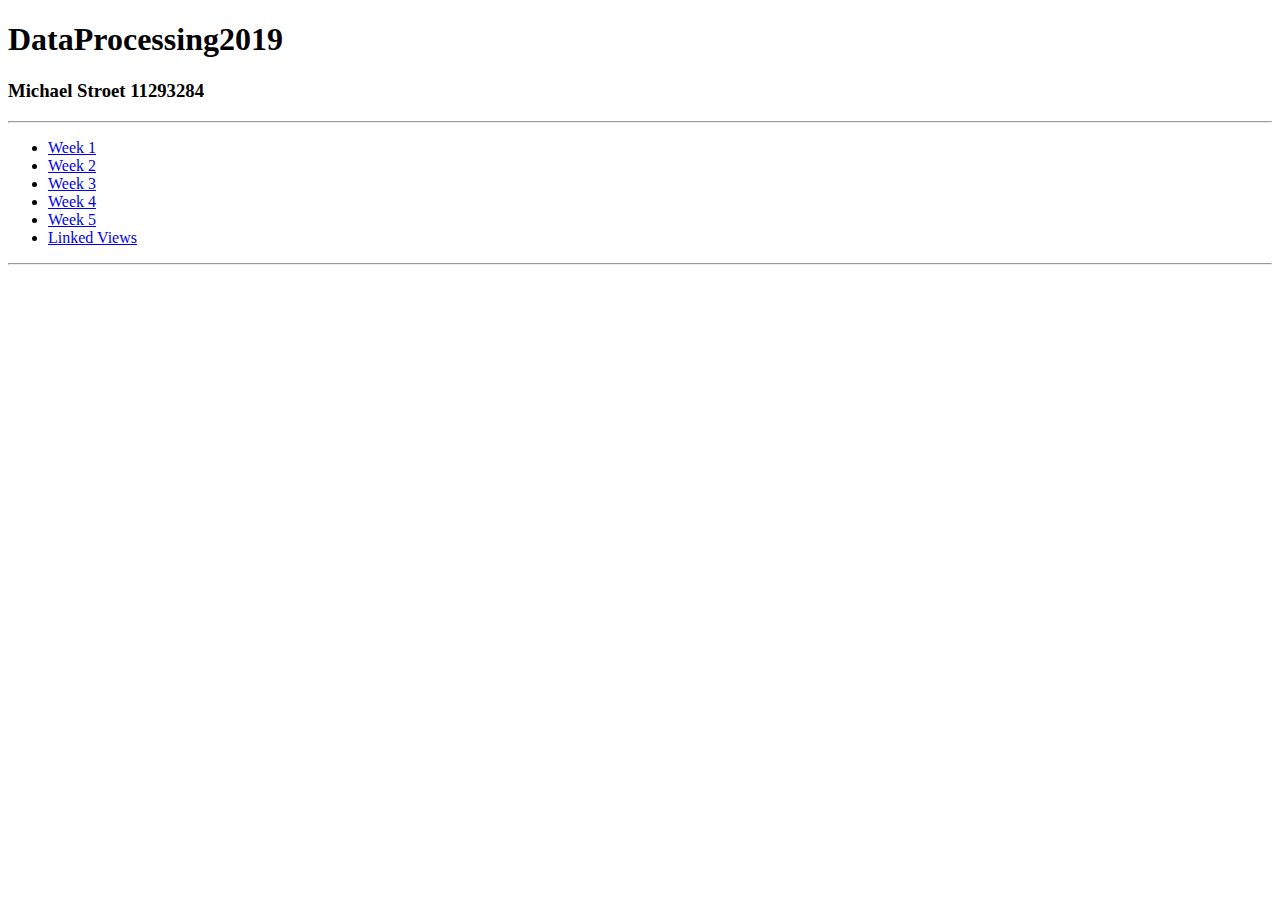
<file: index.html>
<!-- Name: Michael Stroet
     Student number: 11293284 -->

<!DOCTYPE html>

<html>
<head>
<title>DataProcessing2019 - Michael Stroet</title>
</head>

<body>
    <h1>DataProcessing2019</h1>
    <h3>Michael Stroet 11293284</h3>

    <hr>
        <ul>
            <li><a href="Homework/Week_1">Week 1</a></li>
            <li><a href="Homework/Week_2">Week 2</a></li>
            <li><a href="Homework/Week_3">Week 3</a></li>
            <li><a href="Homework/Week_4">Week 4</a></li>
            <li><a href="Homework/Week_5">Week 5</a></li>
            <li><a href="Homework/Week_LinkedViews">Linked Views</a></li>
        </ul>
    <hr>
</body>
</html>
</file>
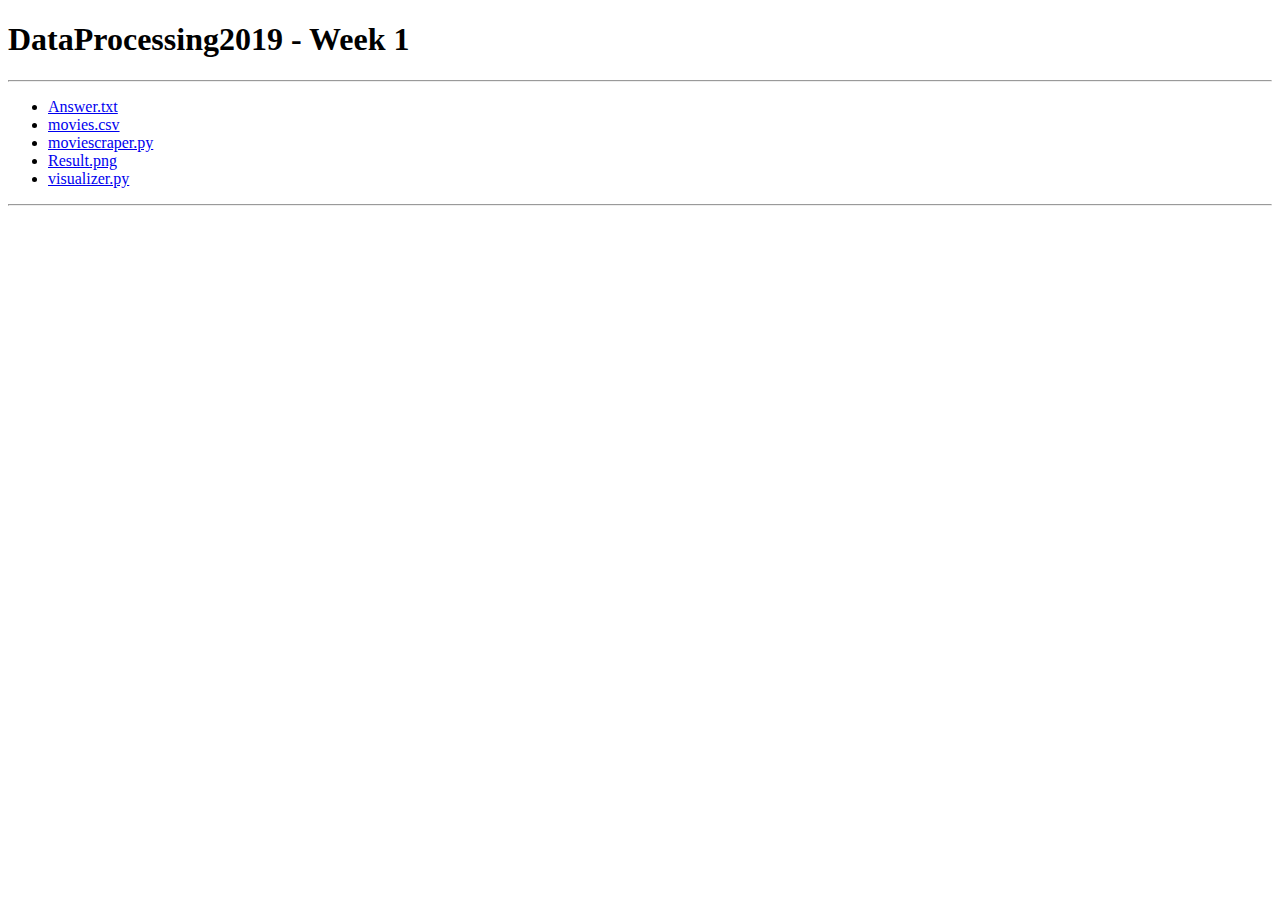
<file: Homework/Week_1/index.html>
<!DOCTYPE HTML>

<html lang="en">
  <head>
    <title>DataProcessing2019 - Michael Stroet</title>
  </head>

  <body>
    <h1>DataProcessing2019 - Week 1</h1>

    <hr>
      <ul>
        <li><a href="Answer.txt">Answer.txt</a></li>
        <li><a href="movies.csv">movies.csv</a></li>
        <li><a href="moviescraper.py">moviescraper.py</a></li>
        <li><a href="Result.png">Result.png</a></li>
        <li><a href="visualizer.py">visualizer.py</a></li>
      </ul>
    <hr>
  </body>
</html>
</file>
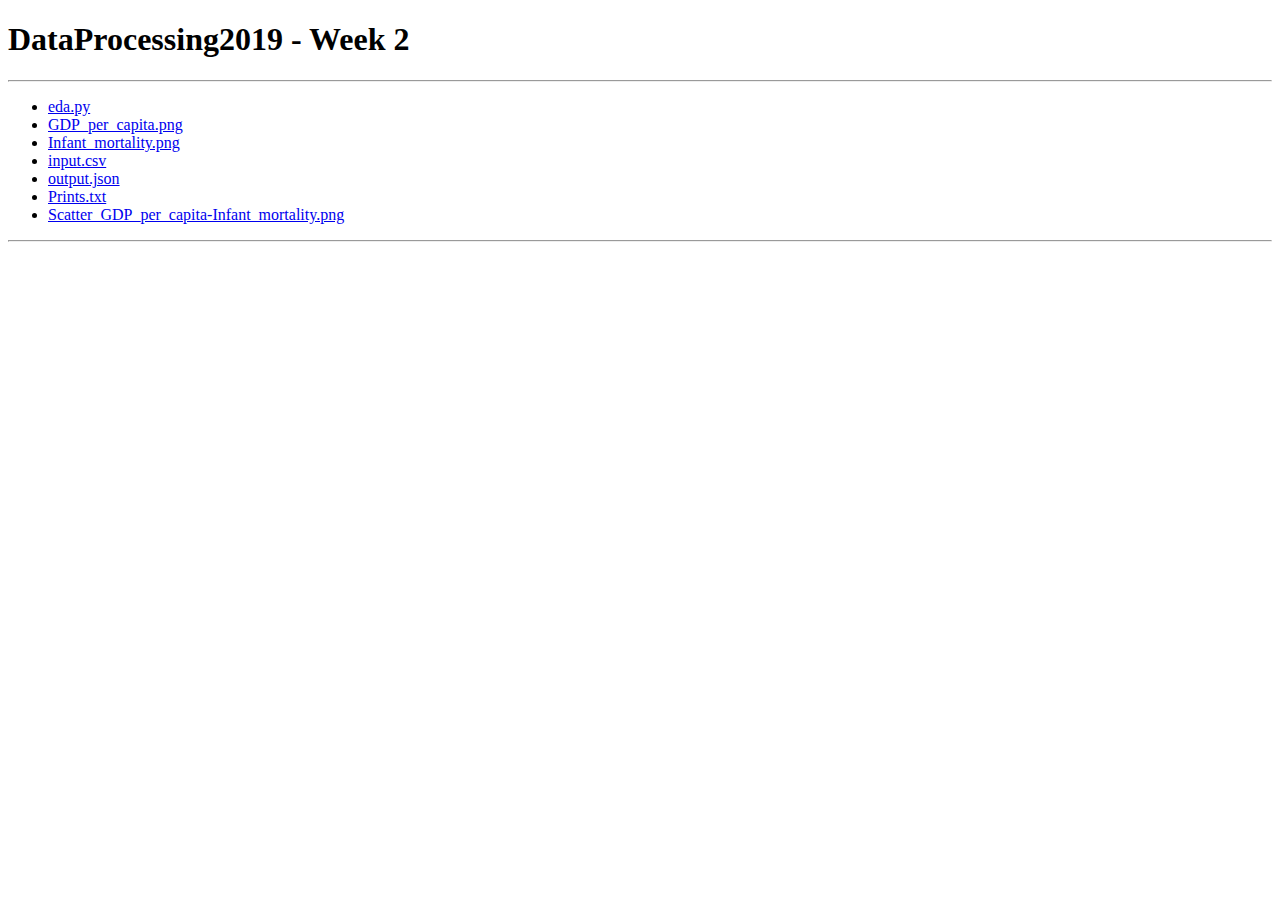
<file: Homework/Week_2/index.html>
<!DOCTYPE html>

<html lang="en">
  <head>
    <title>DataProcessing2019 - Michael Stroet</title>
  </head>

  <body>
    <h1>DataProcessing2019 - Week 2</h1>

    <hr>
      <ul>
        <li><a href="eda.py">eda.py</a></li>
        <li><a href="GDP_per_capita.png">GDP_per_capita.png</a></li>
        <li><a href="Infant_mortality.png">Infant_mortality.png</a></li>
        <li><a href="input.csv">input.csv</a></li>
        <li><a href="output.json">output.json</a></li>
        <li><a href="Prints.txt">Prints.txt</a></li>
        <li><a href="Scatter_GDP_per_capita-Infant_mortality.png">Scatter_GDP_per_capita-Infant_mortality.png</a></li>
      </ul>
    <hr>
  </body>
</html>
</file>
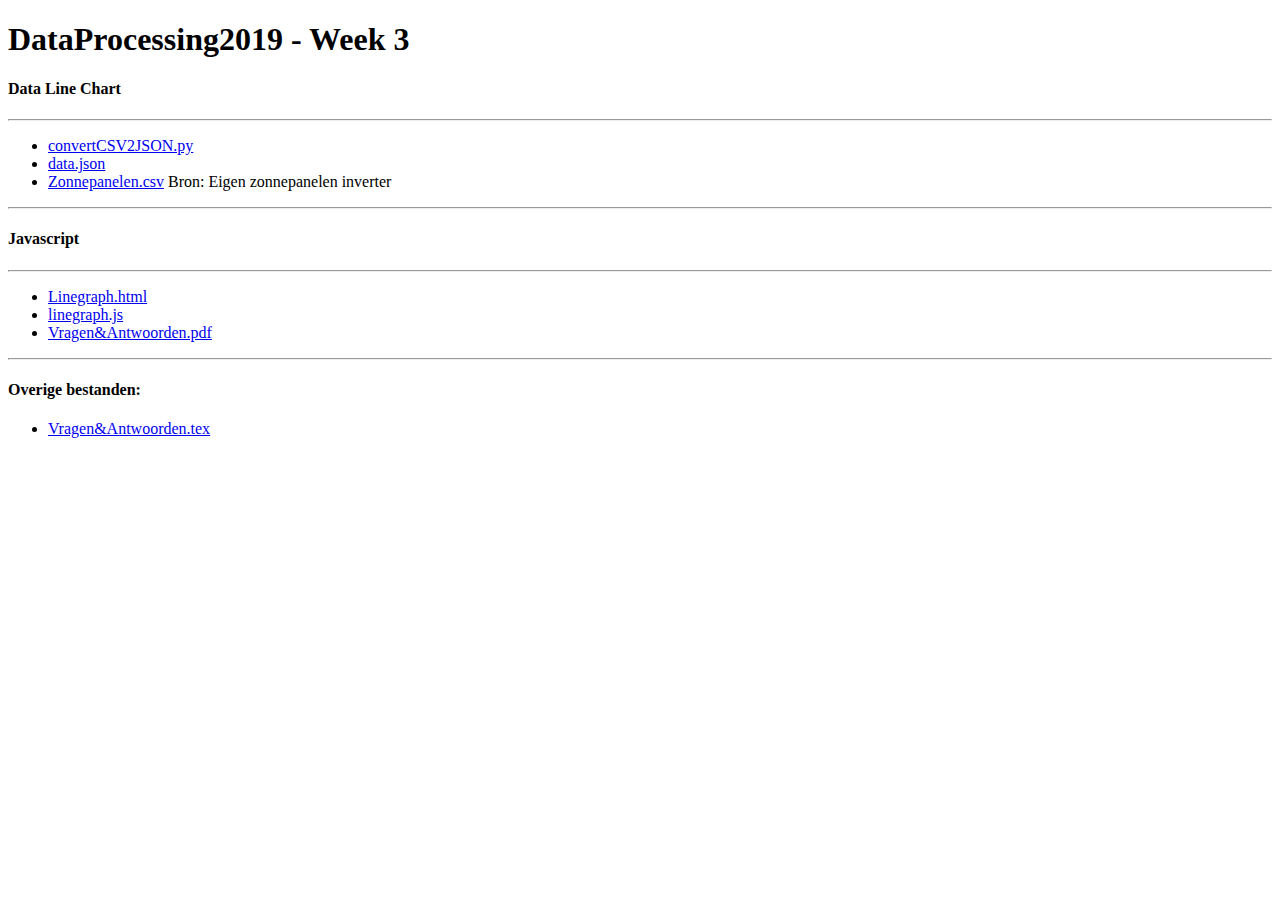
<file: Homework/Week_3/index.html>
<!DOCTYPE html>

<html lang="en">
  <head>
    <title>DataProcessing2019 - Michael Stroet</title>
  </head>

  <body>
    <h1>DataProcessing2019 - Week 3</h1>

    <h4>Data Line Chart</h4>
    <hr>
      <ul>
        <li><a href="convertCSV2JSON.py">convertCSV2JSON.py</a></li>
        <li><a href="data.json">data.json</a></li>
        <li><a href="Zonnepanelen.csv">Zonnepanelen.csv</a> Bron: Eigen zonnepanelen inverter</li>
      </ul>
    <hr>

    <h4>Javascript</h4>
    <hr>
      <ul>
        <li><a href="Linegraph.html">Linegraph.html</a></li>
        <li><a href="linegraph.js">linegraph.js</a></li>
        <li><a href="Vragen%26Antwoorden.pdf">Vragen&amp;Antwoorden.pdf</a></li>
      </ul>
    <hr>

    <h4>Overige bestanden:</h4>
    <ul>
      <li><a href="Vragen%26Antwoorden.tex">Vragen&amp;Antwoorden.tex</a></li>
    </ul>
  </body>
</html>
</file>
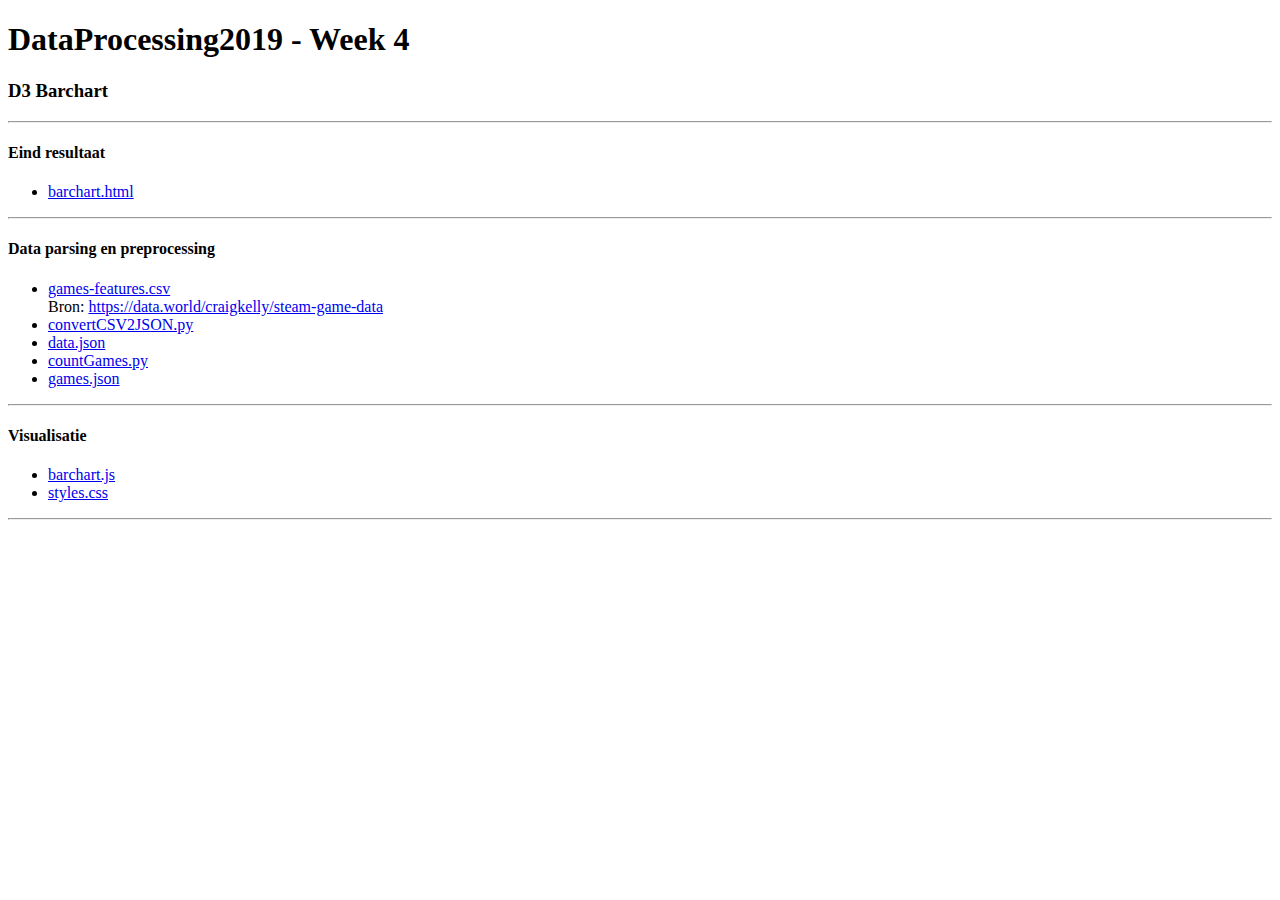
<file: Homework/Week_4/index.html>
<!-- Name: Michael Stroet
     Student number: 11293284 -->

<!DOCTYPE html>

<html lang="en">
  <head>
    <title>DataProcessing2019 - Michael Stroet</title>
  </head>

  <body>
    <h1>DataProcessing2019 - Week 4</h1>

    <h3>D3 Barchart</h3>
    <hr>
      <h4>Eind resultaat</h4>
      <ul>
        <li><a href="barchart.html">barchart.html</a></li>
      </ul>
    <hr>
      <h4>Data parsing en preprocessing</h4>
      <ul>
        <li><a href="games-features.csv">games-features.csv</a></li>
        Bron: <a href="https://data.world/craigkelly/steam-game-data">https://data.world/craigkelly/steam-game-data</a>
        <li><a href="convertCSV2JSON.py">convertCSV2JSON.py</a></li>
        <li><a href="data.json">data.json</a></li>
        <li><a href="countGames.py">countGames.py</a></li>
        <li><a href="games.json">games.json</a></li>
      </ul>
    <hr>
      <h4>Visualisatie</h4>
      <ul>
        <li><a href="barchart.js">barchart.js</a></li>
        <li><a href="styles.css">styles.css</a></li>
      </ul>
    <hr>

  </body>
</html>
</file>
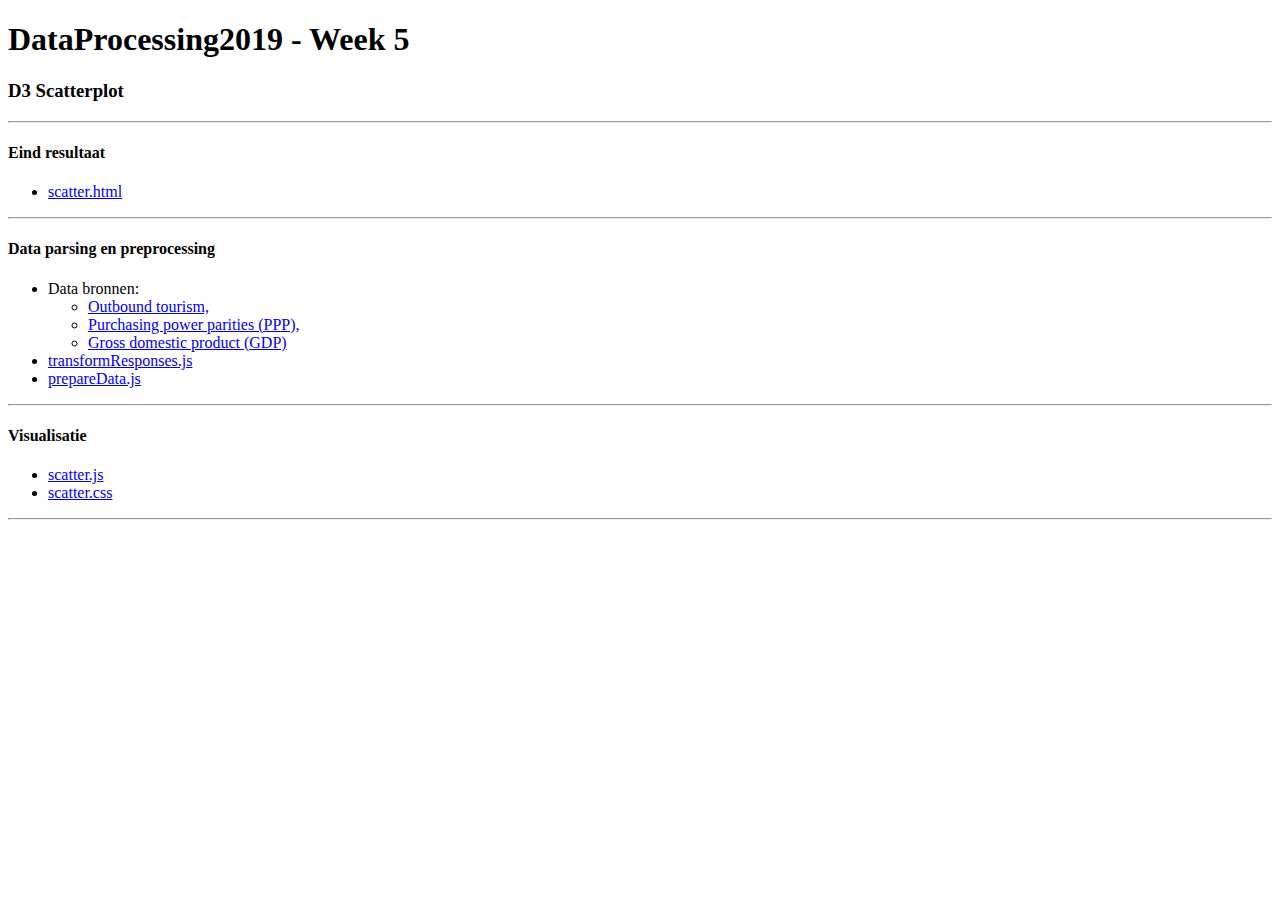
<file: Homework/Week_5/index.html>
<!-- Name: Michael Stroet
     Student number: 11293284 -->

<!DOCTYPE html>

<html lang="en">
    <head>
        <title>DataProcessing2019 - Michael Stroet</title>
    </head>

    <body>
        <h1>DataProcessing2019 - Week 5</h1>

        <h3>D3 Scatterplot</h3>

        <hr>

        <h4>Eind resultaat</h4>
        <ul>
            <li><a href="scatter.html">scatter.html</a></li>
        </ul>

        <hr>

        <h4>Data parsing en preprocessing</h4>
        <ul>
            <li>Data bronnen:
                <ul>
                    <li><a href="https://stats.oecd.org/Index.aspx?DataSetCode=TOURISM_OUTBOUND"> Outbound tourism,</a></li>
                    <li><a href="https://stats.oecd.org/Index.aspx?DataSetCode=PPPGDP"> Purchasing power parities (PPP),</a></li>
                    <li><a href="https://stats.oecd.org/Index.aspx?DataSetCode=SNA_TABLE1"> Gross domestic product (GDP)</a></li>
                </ul>
            </li>
            <li><a href="transformResponses.js">transformResponses.js</a></li>
            <li><a href="prepareData.js">prepareData.js</a></li>
        </ul>

        <hr>

        <h4>Visualisatie</h4>
        <ul>
            <li><a href="scatter.js">scatter.js</a></li>
            <li><a href="scatter.css">scatter.css</a></li>
        </ul>

        <hr>
    </body>

</html>
</file>
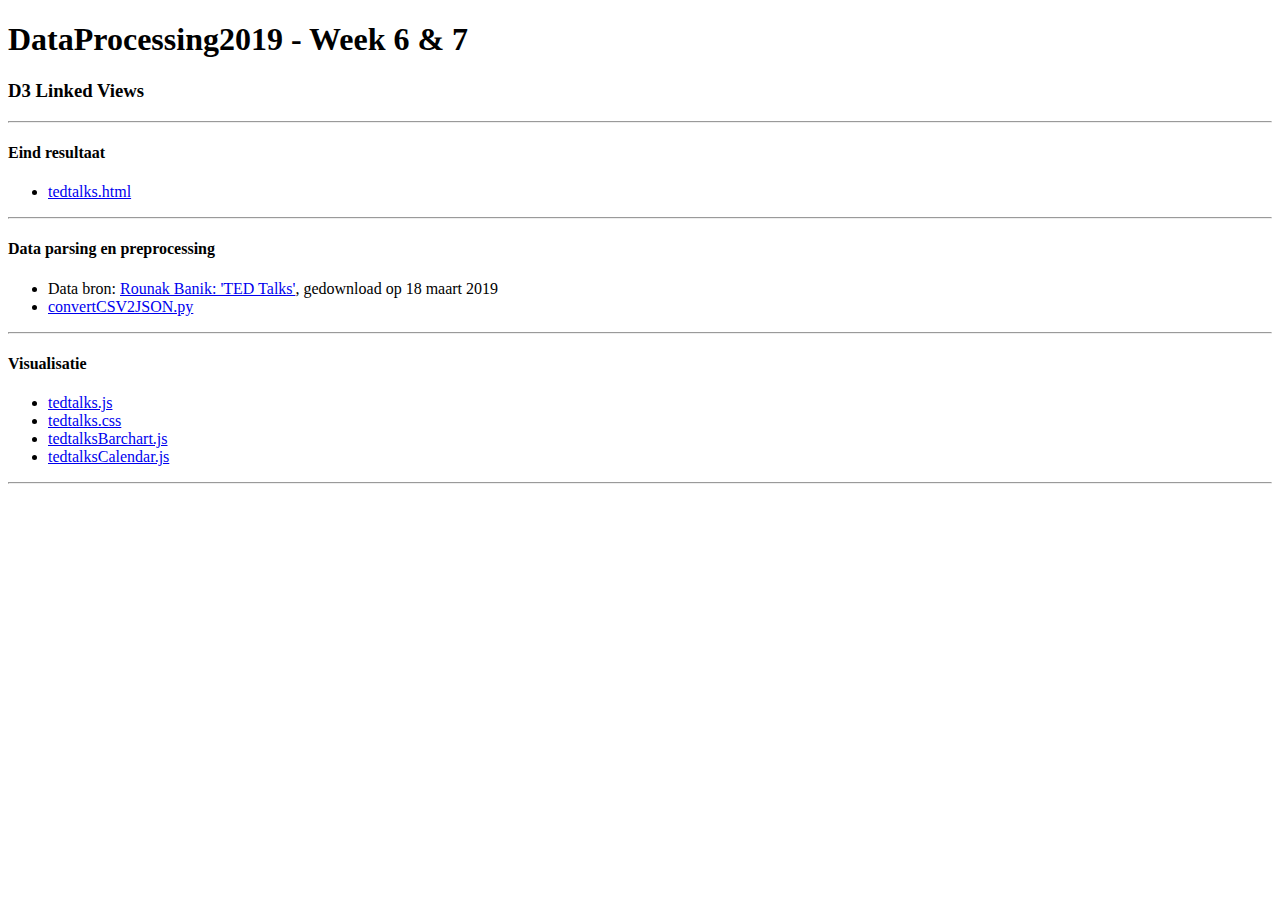
<file: Homework/Week_LinkedViews/index.html>
<!-- Name: Michael Stroet
     Student number: 11293284 -->

<!DOCTYPE html>

<html>
    <head>
        <title>DataProcessing2019 - Michael Stroet</title>
    </head>

    <body>
        <h1>DataProcessing2019 - Week 6 & 7</h1>
        <h3>D3 Linked Views</h3>

        <hr>

        <h4>Eind resultaat</h4>
        <ul>
            <li><a href="tedtalks.html">tedtalks.html</a></li>
        </ul>

        <hr>

        <h4>Data parsing en preprocessing</h4>
        <ul>
            <li>Data bron: <a href="https://www.kaggle.com/rounakbanik/ted-talks">Rounak Banik: 'TED Talks'</a>, gedownload op 18 maart 2019</li>
            <li><a href="convertCSV2JSON.py">convertCSV2JSON.py</a></li>
        </ul>

        <hr>

        <h4>Visualisatie</h4>
        <ul>
            <li><a href="tedtalks.js">tedtalks.js</a></li>
            <li><a href="tedtalks.css">tedtalks.css</a></li>
            <li><a href="tedtalksBarchart.js">tedtalksBarchart.js</a></li>
            <li><a href="tedtalksCalendar.js">tedtalksCalendar.js</a></li>
        </ul>

        <hr>
    </body>

</html>
</file>
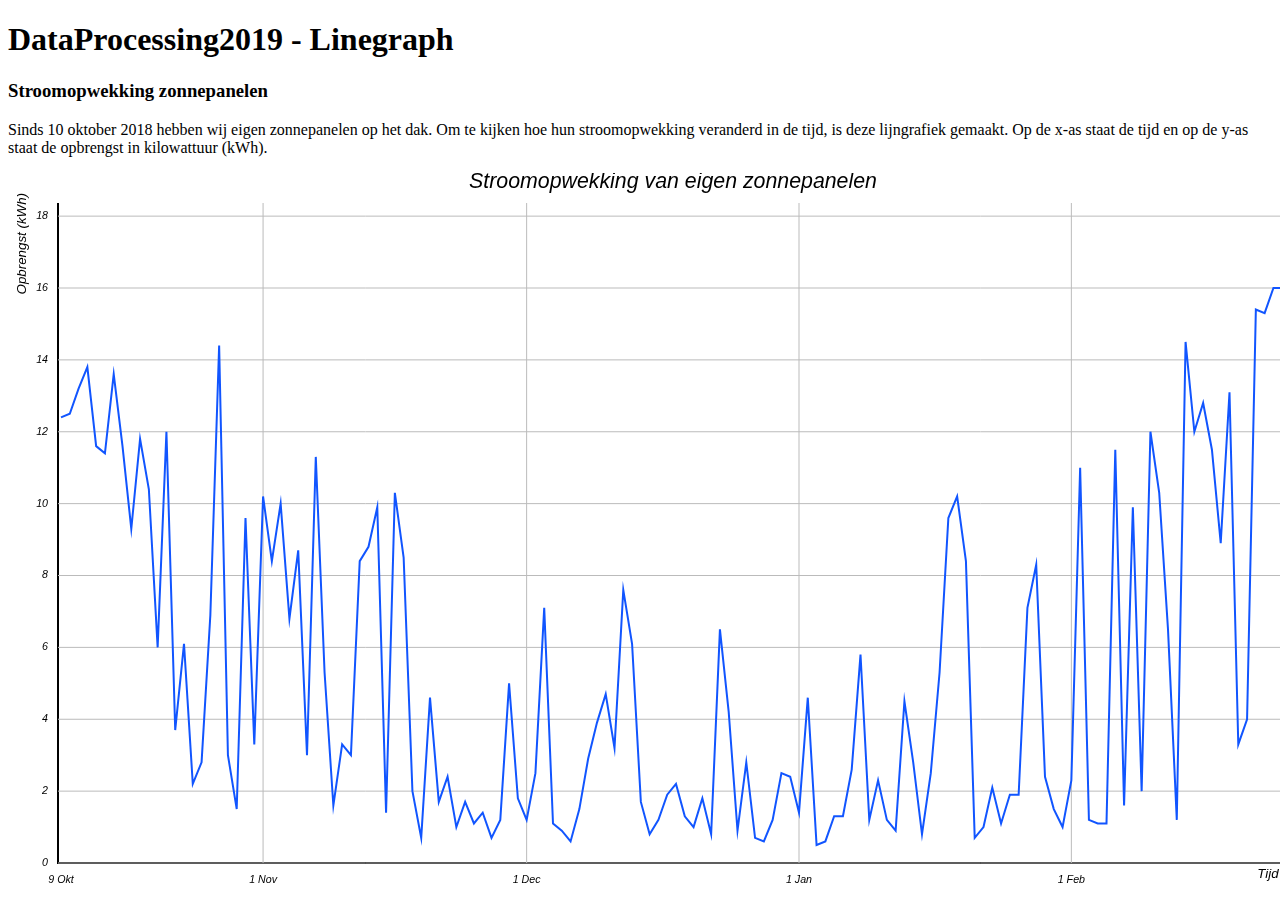
<file: Homework/Week_3/Linegraph.html>
<!DOCTYPE HTML>

<html>

  <head>
    <title>Linegraph</title>
  </head>

  <body>
    <h1>DataProcessing2019 - Linegraph</h1>
    <h3>Stroomopwekking zonnepanelen</h3>

    <p>
      Sinds 10 oktober 2018 hebben wij eigen zonnepanelen op het dak. Om te kijken hoe hun stroomopwekking veranderd in de tijd, is deze lijngrafiek gemaakt. Op de x-as staat de tijd en op de y-as staat de opbrengst in kilowattuur (kWh).
    </p>

    <canvas id="canvas" width="1280" height="720"></canvas>
    <script src = "linegraph.js"></script>
  </body>

</html>
</file>
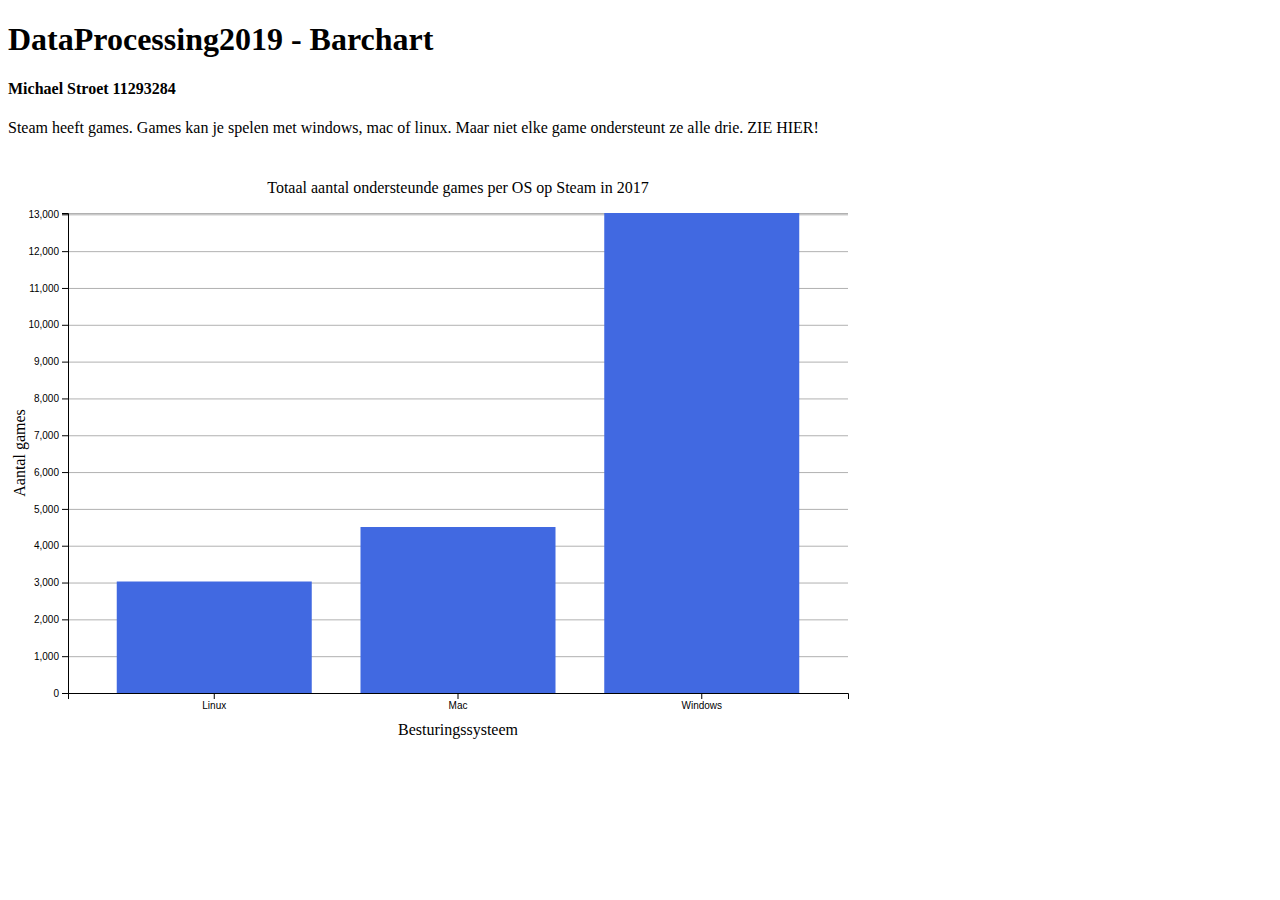
<file: Homework/Week_4/Barchart.html>
<!-- Name: Michael Stroet
     Student number: 11293284 -->

<!DOCTYPE HTML>

<html lang="en">

  <head>
    <meta charset="utf-8">
    <title>Barchart</title>

    <script type="text/javascript" src="d3/d3.v5.min.js"></script>
    <link rel="stylesheet" href="styles.css">
    <!-- <script src="http://labratrevenge.com/d3-tip/javascripts/d3.tip.v0.6.3.js"></script>  -->
    <script type="text/javascript" src="barchart.js"></script>

  </head>

  <body>
    <h1>DataProcessing2019 - Barchart</h1>
    <h4>Michael Stroet 11293284</h4>
    <p>Steam heeft games. Games kan je spelen met windows, mac of linux. Maar niet elke game ondersteunt ze alle drie. ZIE HIER!</p>

  </body>

</html>
</file>
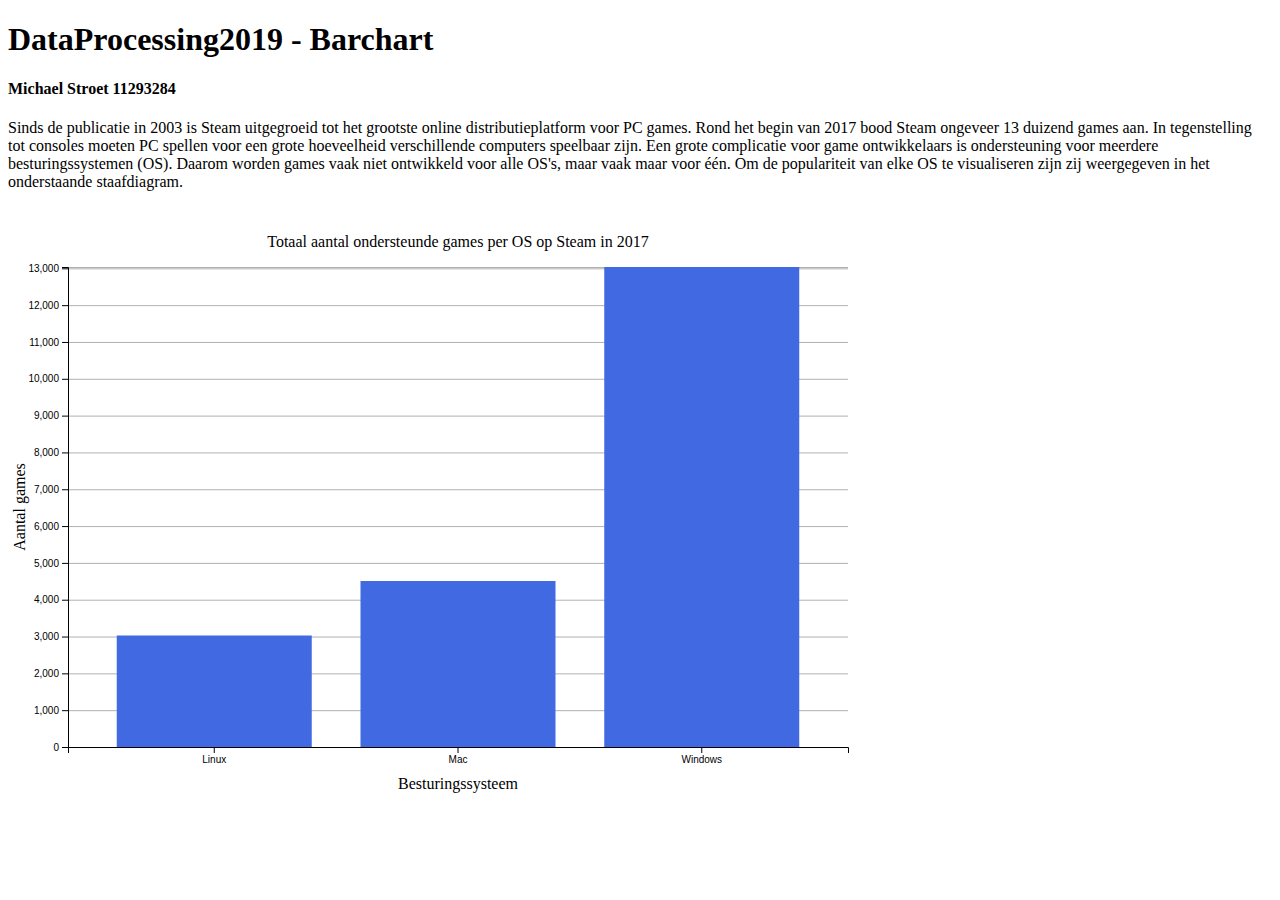
<file: Homework/Week_4/barchart.html>
<!-- Name: Michael Stroet
     Student number: 11293284 -->

<!DOCTYPE HTML>

<html lang="en">

  <head>
    <meta charset="utf-8">
    <title>Barchart</title>

    <script type="text/javascript" src="d3/d3.v5.min.js"></script>
    <link rel="stylesheet" href="styles.css">
    <script type="text/javascript" src="barchart.js"></script>
  </head>

  <body>
    <script>
      d3.select("body")
        .append("h1")
        .text("DataProcessing2019 - Barchart");

      d3.select("body")
        .append("h4")
        .text("Michael Stroet 11293284");

      d3.select("body")
        .append("p")
        .text("Sinds de publicatie in 2003 is Steam uitgegroeid tot het grootste online distributieplatform voor PC games. Rond het begin van 2017 bood Steam ongeveer 13 duizend games aan. In tegenstelling tot consoles moeten PC spellen voor een grote hoeveelheid verschillende computers speelbaar zijn. Een grote complicatie voor game ontwikkelaars is ondersteuning voor meerdere besturingssystemen (OS). Daarom worden games vaak niet ontwikkeld voor alle OS's, maar vaak maar voor één. Om de populariteit van elke OS te visualiseren zijn zij weergegeven in het onderstaande staafdiagram.");
    </script>
  </body>

</html>
</file>
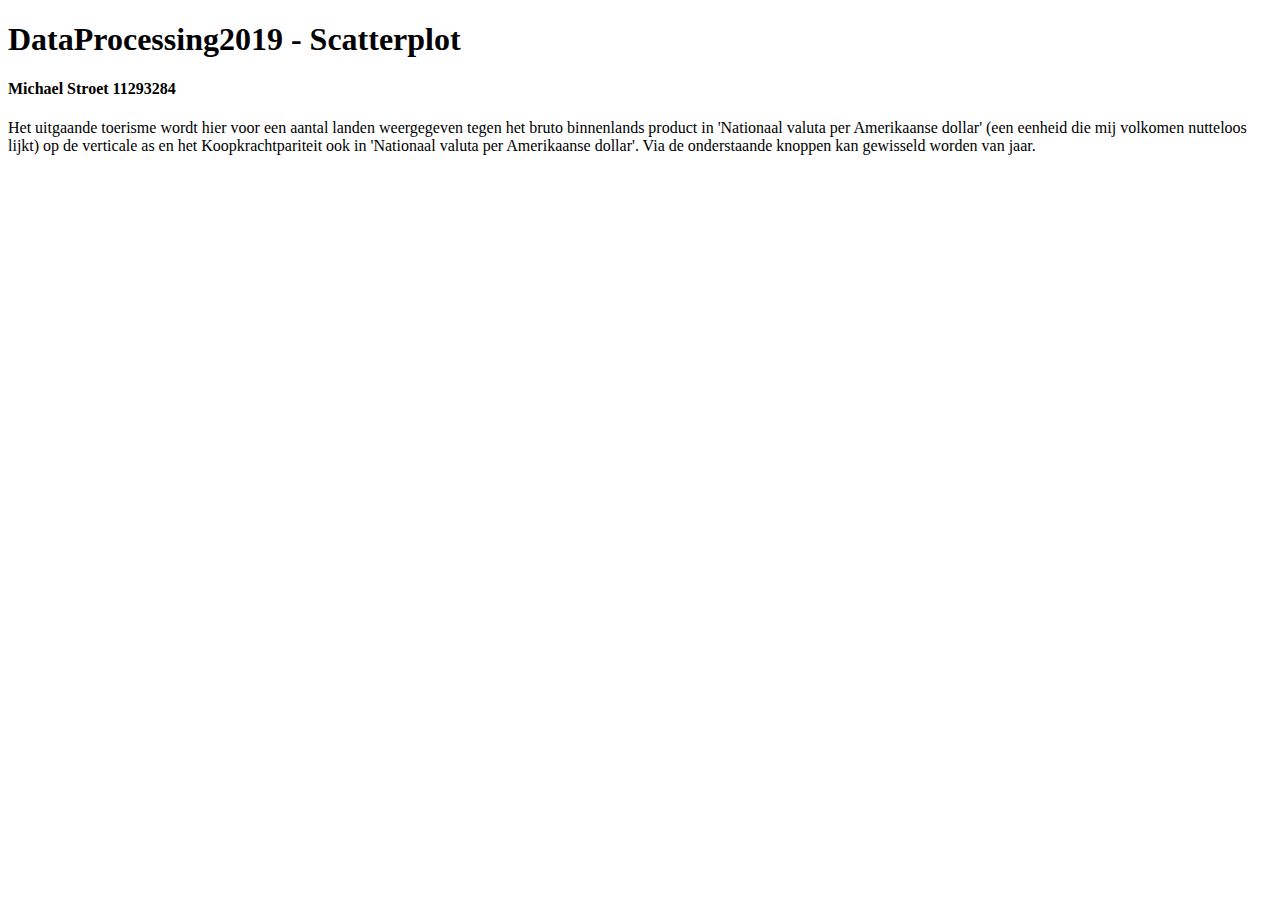
<file: Homework/Week_5/scatter.html>
<!-- Name: Michael Stroet
     Student number: 11293284 -->

<!DOCTYPE HTML>

<html>

    <head>
        <meta charset="utf-8">
        <title>Scatterplot</title>

        <script type="text/javascript" src="d3/d3.v5.min.js"></script>
        <link rel="stylesheet" href="scatter.css">
        <script type="text/javascript" src="transformResponses.js"></script>
        <script type="text/javascript" src="prepareData.js"></script>
        <script type="text/javascript" src="scatter.js"></script>
    </head>

    <body>
        <h1>DataProcessing2019 - Scatterplot</h1>
        <h4>Michael Stroet 11293284</h4>
        <p>
            Het uitgaande toerisme wordt hier voor een aantal landen weergegeven tegen het bruto binnenlands product in 'Nationaal valuta per Amerikaanse dollar' (een eenheid die mij volkomen nutteloos lijkt) op de verticale as en het Koopkrachtpariteit ook in 'Nationaal valuta per Amerikaanse dollar'. Via de onderstaande knoppen kan gewisseld worden van jaar.
        </p>
    </body>

</html>
</file>
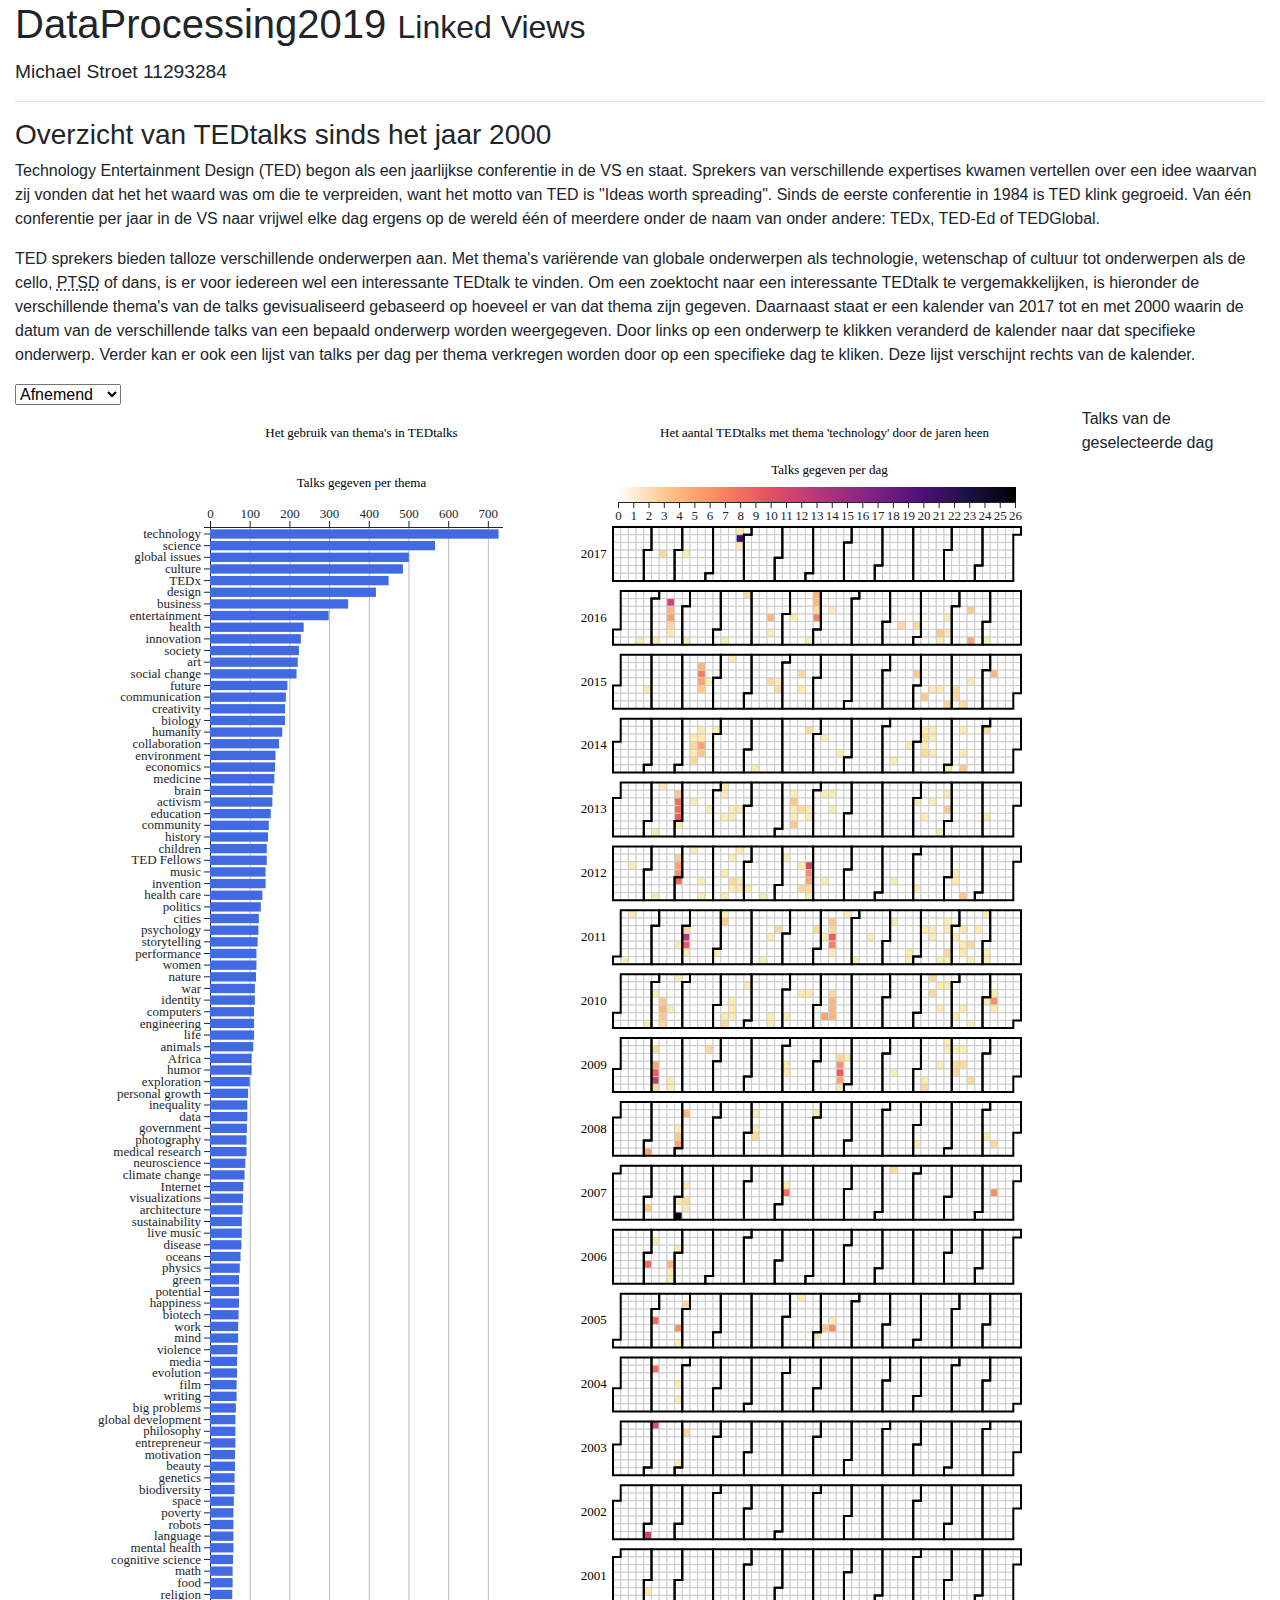
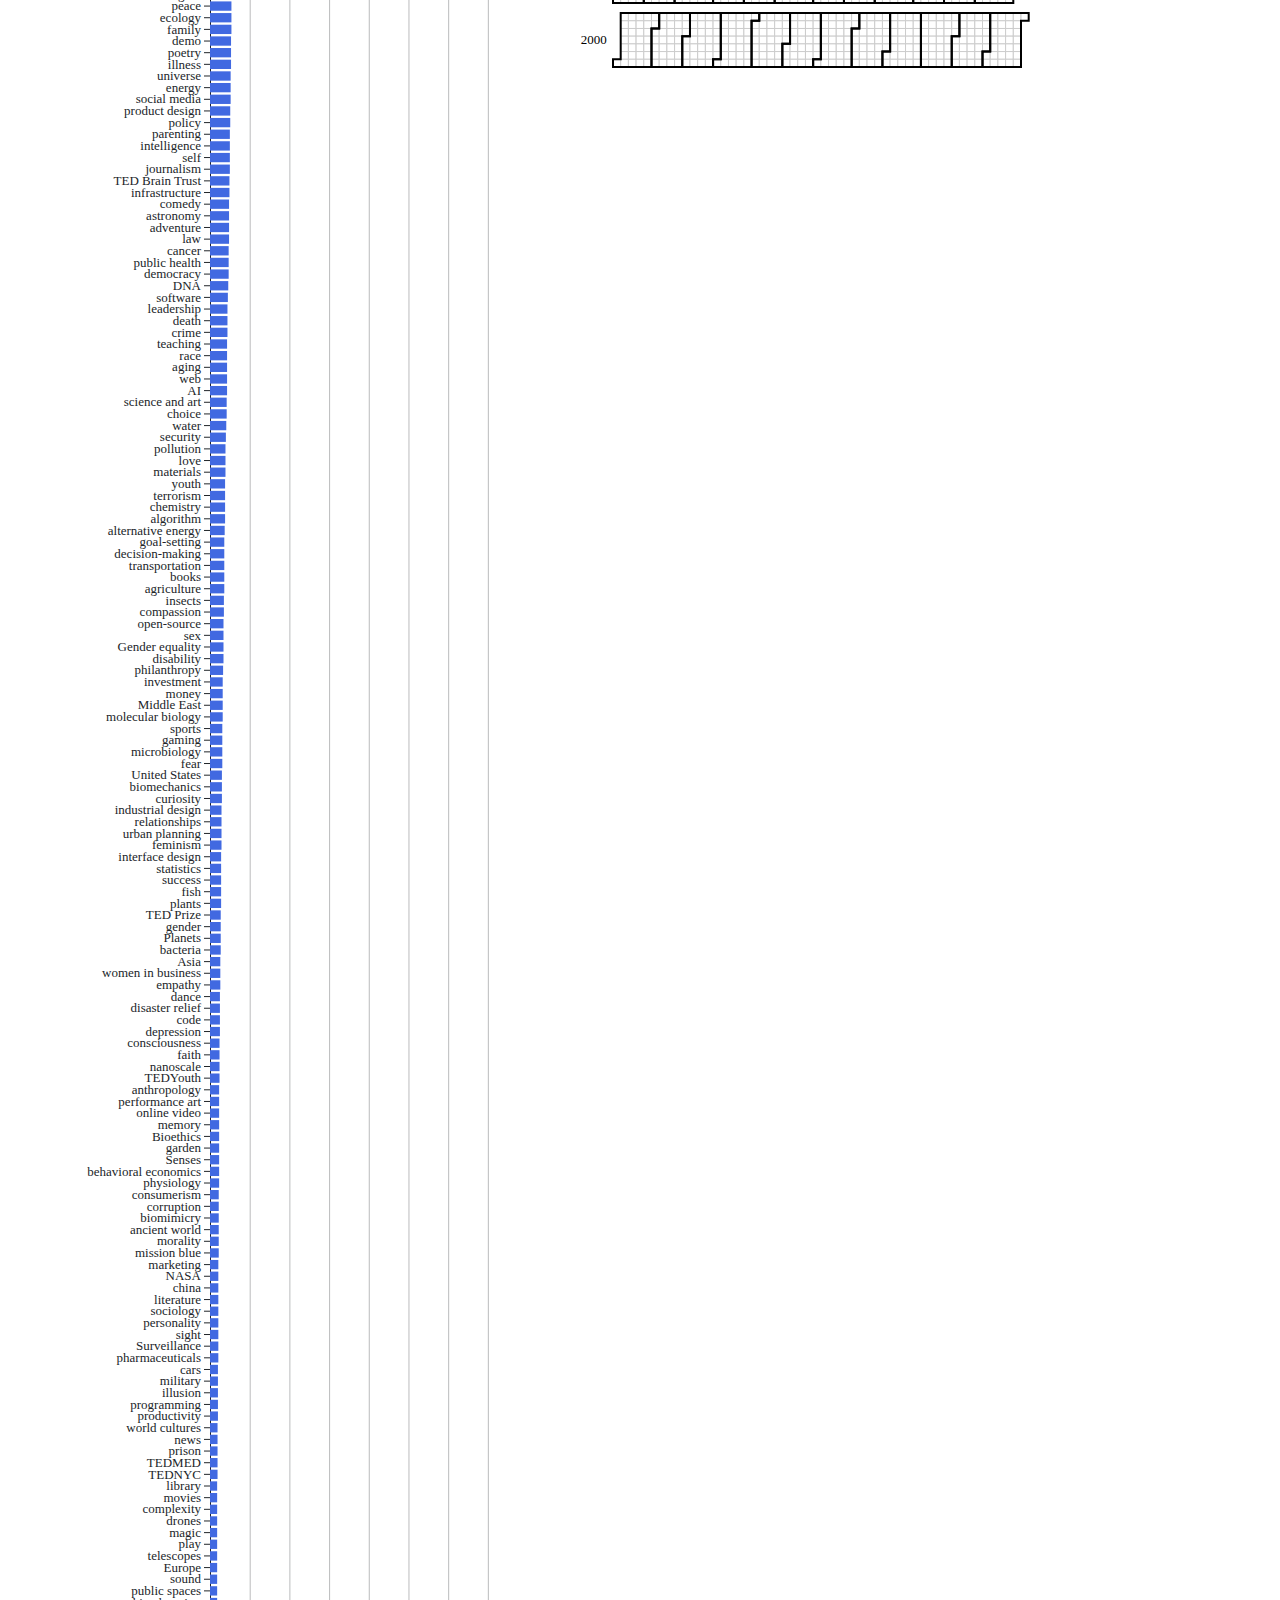
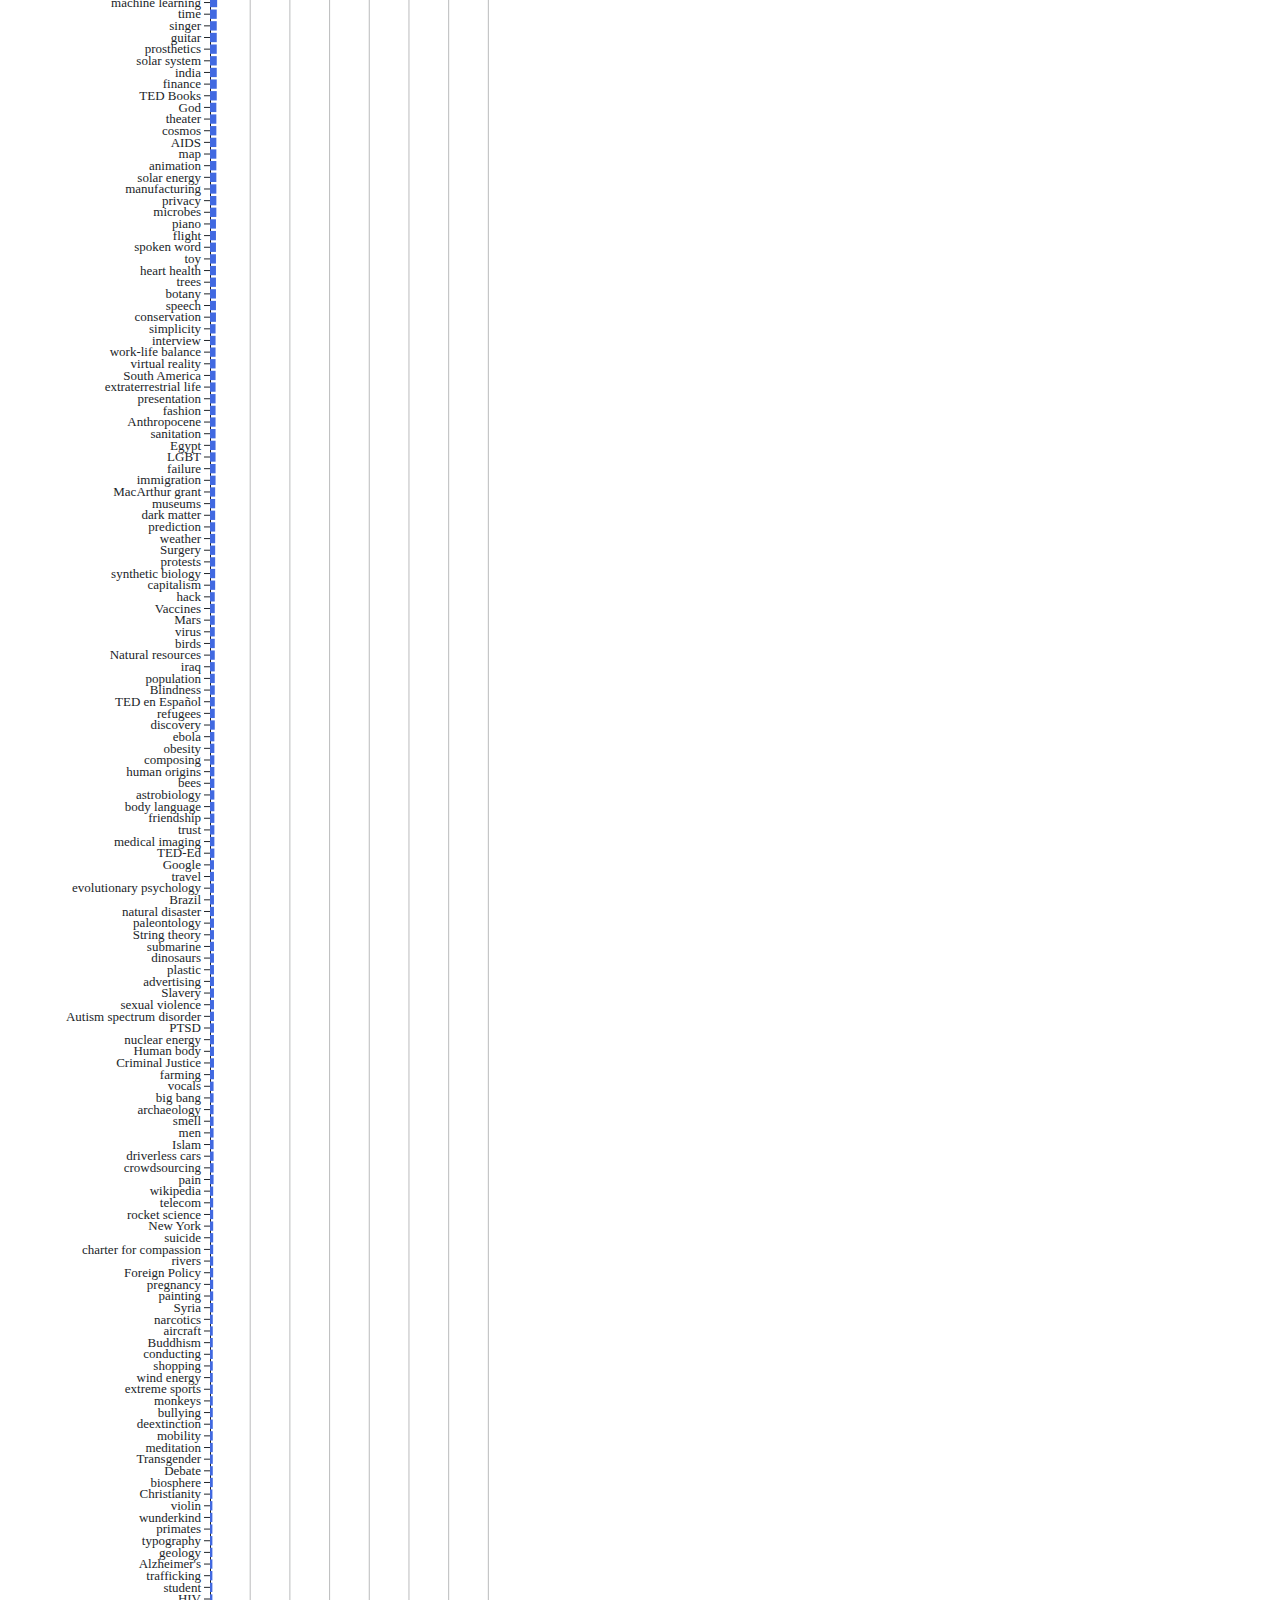
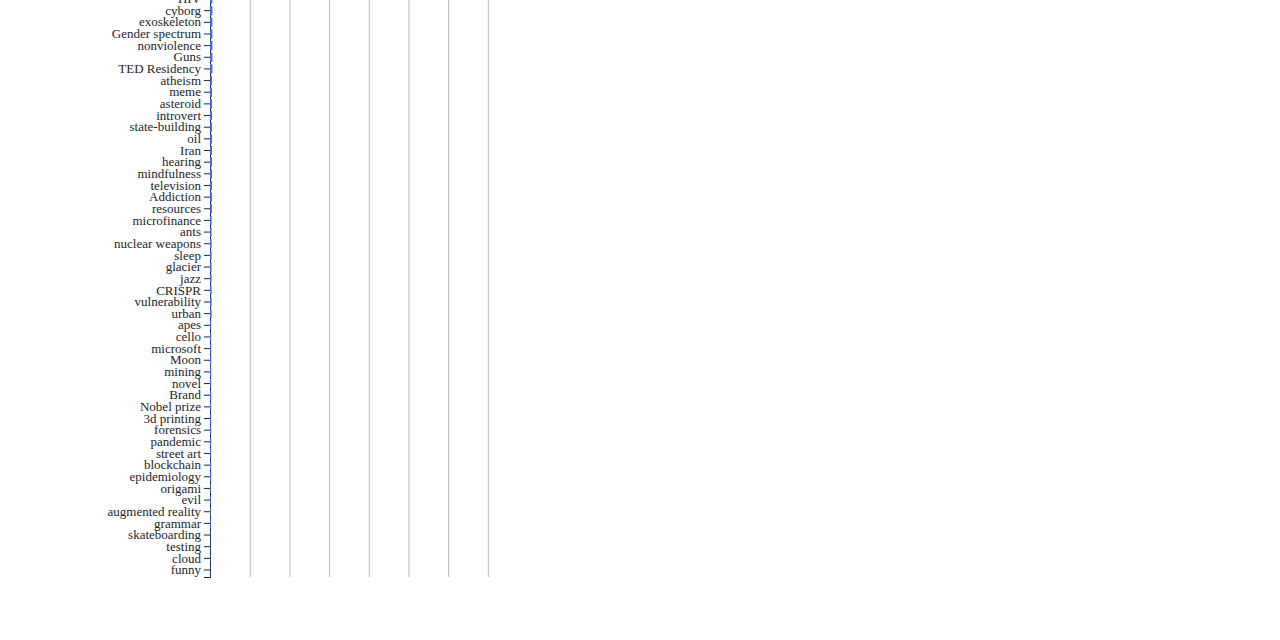
<file: Homework/Week_LinkedViews/tedtalks.html>
<!-- Name: Michael Stroet
     Student number: 11293284 -->

<!DOCTYPE HTML>

<html>

    <head>
        <!-- Required meta tags -->
        <meta charset="utf-8">
        <meta name="viewport" content="width=device-width, initial-scale=1, shrink-to-fit=no">

        <title>TEDtalks overzicht</title>

        <!-- Bootstrap -->
        <link rel="stylesheet" href="https://stackpath.bootstrapcdn.com/bootstrap/4.3.1/css/bootstrap.min.css" integrity="sha384-ggOyR0iXCbMQv3Xipma34MD+dH/1fQ784/j6cY/iJTQUOhcWr7x9JvoRxT2MZw1T" crossorigin="anonymous">
        <script src="https://code.jquery.com/jquery-3.3.1.slim.min.js" integrity="sha384-q8i/X+965DzO0rT7abK41JStQIAqVgRVzpbzo5smXKp4YfRvH+8abtTE1Pi6jizo" crossorigin="anonymous"></script>
        <script src="https://cdnjs.cloudflare.com/ajax/libs/popper.js/1.14.7/umd/popper.min.js" integrity="sha384-UO2eT0CpHqdSJQ6hJty5KVphtPhzWj9WO1clHTMGa3JDZwrnQq4sF86dIHNDz0W1" crossorigin="anonymous"></script>
        <script src="https://stackpath.bootstrapcdn.com/bootstrap/4.3.1/js/bootstrap.min.js" integrity="sha384-JjSmVgyd0p3pXB1rRibZUAYoIIy6OrQ6VrjIEaFf/nJGzIxFDsf4x0xIM+B07jRM" crossorigin="anonymous"></script>

        <!-- D3 v5 (local) -->
        <script type="text/javascript" src="d3/d3.v5.min.js"></script>

        <!-- Visualisation (local) -->
        <script type="text/javascript" src="tedtalksBarchart.js"></script>
        <script type="text/javascript" src="tedtalksCalendar.js"></script>
        <script type="text/javascript" src="tedtalks.js"></script>
        <link rel="stylesheet" href="tedtalks.css">


    </head>

    <body>
        <div class = "container-fluid" id = "pageHeader">
            <div class = "page-header">
                <h1>DataProcessing2019 <small>Linked Views</small></h1>
                <h4><small>Michael Stroet 11293284</small></h4>
                <hr>
            </div>
        </div>

        <div class = "container-fluid" id = "introduction">
            <h3>Overzicht van TEDtalks sinds het jaar 2000</h3>
            <p>
                Technology Entertainment Design (TED) begon als een jaarlijkse conferentie in de VS en staat. Sprekers van verschillende expertises kwamen vertellen over een idee waarvan zij vonden dat het het waard was om die te verpreiden, want het motto van TED is "Ideas worth spreading". Sinds de eerste conferentie in 1984 is TED klink gegroeid. Van één conferentie per jaar in de VS naar vrijwel elke dag ergens op de wereld één of meerdere onder de naam van onder andere: TEDx, TED-Ed of TEDGlobal.
            </p>
            <p>
                TED sprekers bieden talloze verschillende onderwerpen aan. Met thema's variërende van globale onderwerpen als technologie, wetenschap of cultuur tot onderwerpen als de cello, <abbr title="Post-Traumatic Stress Disorder">PTSD</abbr> of dans, is er voor iedereen wel een interessante TEDtalk te vinden. Om een zoektocht naar een interessante TEDtalk te vergemakkelijken, is hieronder de verschillende thema's van de talks gevisualiseerd gebaseerd op hoeveel er van dat thema zijn gegeven. Daarnaast staat er een kalender van 2017 tot en met 2000 waarin de datum van de verschillende talks van een bepaald onderwerp worden weergegeven. Door links op een onderwerp te klikken veranderd de kalender naar dat specifieke onderwerp. Verder kan er ook een lijst van talks per dag per thema verkregen worden door op een specifieke dag te kliken. Deze lijst verschijnt rechts van de kalender.
            </p>
            <p></p>
        </div>

        <div class = "container-fluid" id="orderDropdown"></div>

        <div class = "container-fluid">
            <div class="row">
                <div class="col-sm-5" id = "barchart"></div>
                <div class="col-sm-5" id = "calendar"></div>
                <div class="col-sm-2" id = "talks"></div>
            </div>
        </div>
    </body>

</html>
</file>
<file: Homework/Week_4/styles.css>
/* Name: Michael Stroet
   Student number: 11293284 */

.bar {
  fill: royalblue;
}

.bar:hover {
  opacity: 0.8;
  fill: crimson;
}

.tooltip {
  color: white;
  position: absolute;
  text-align: center;
  width: 80px;
  height: 30px;
  padding: 2px;
  font: 12px sans-serif;
  background: rgba(0,0,0,.8);
  border: 2px solid black;
  pointer-events: none;
}
</file>
<file: Homework/Week_5/scatter.css>
/* Name: Michael Stroet
   Student number: 11293284 */

.point {
    r: 5px;
    stroke: black;
}

.point:hover {
    r: 6px;
}

.legend {
    font: 11px sans-serif;
}

.tooltip {
    color: white;
    position: absolute;
    text-align: center;
    width: 100px;
    height: 15px;
    padding: 2px;
    font: 12px sans-serif;
    background: rgba(0,0,0,.8);
    border: 2px solid black;
    pointer-events: none;
}
</file>
<file: Homework/Week_LinkedViews/tedtalks.css>
/* Name: Michael Stroet
   Student number: 11293284 */

text {
    font: 13px Verdana;
}

.bar {
    fill: royalblue;
}

.bar:hover {
     fill: crimson;
}

.barTooltip {
     color: white;
     position: absolute;
     text-align: center;
     width: 125px;
     height: 33px;
     padding: 2px;
     font: 12px sans-serif;
     background: rgba(0,0,0,.8);
     border: 2px solid black;
     pointer-events: none;
}

.calTooltip {
     color: white;
     position: absolute;
     text-align: center;
     width: 75px;
     height: 33px;
     padding: 2px;
     font: 12px sans-serif;
     background: rgba(0,0,0,.8);
     border: 2px solid black;
     pointer-events: none;
}

.day {
    stroke: #ccc;
}

.month {
    fill: none;
    stroke: #000;
    stroke-width: 2px;
}
</file>
